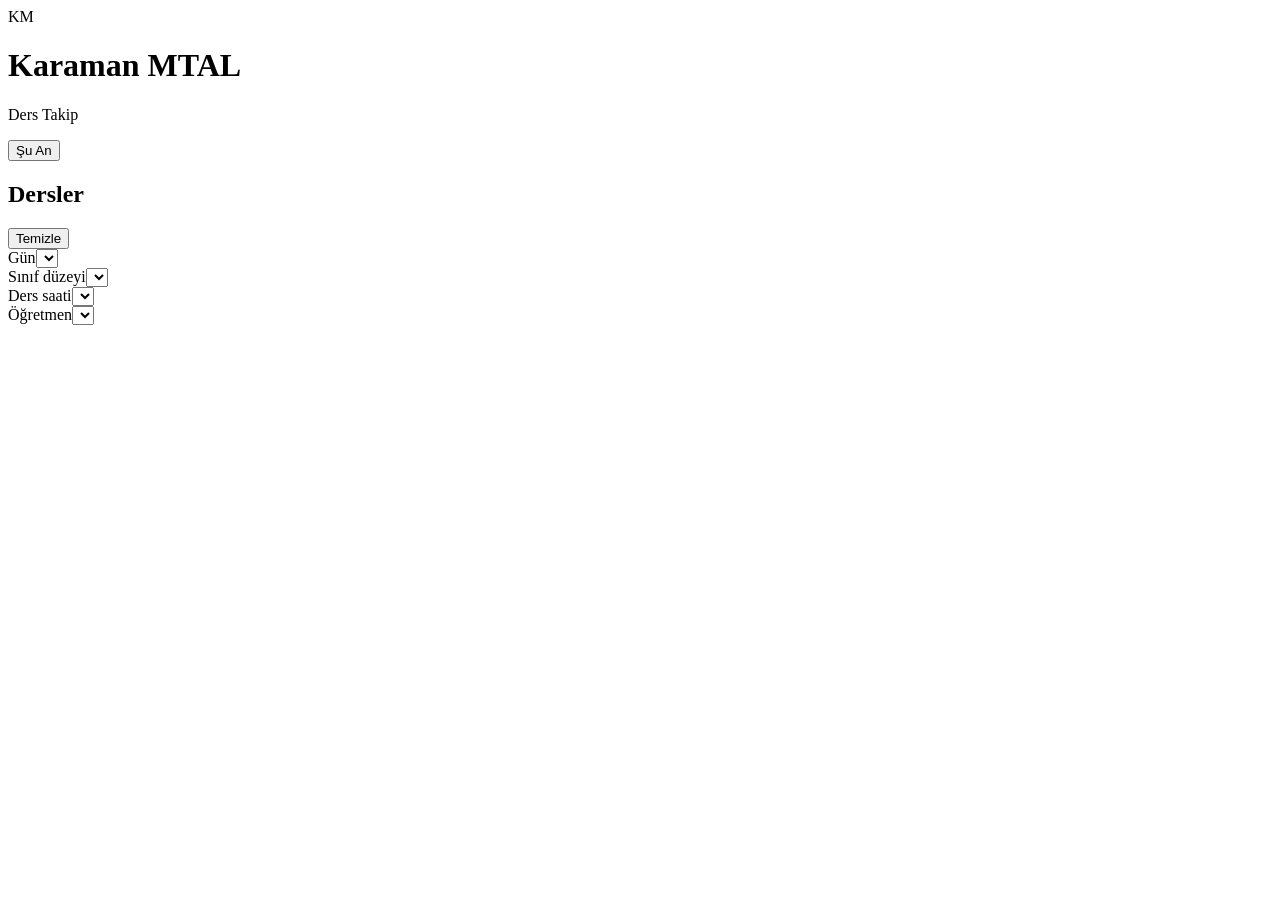
<file: template.html>
<!DOCTYPE html>
<html lang="tr">
<head>
  <meta charset="UTF-8">
  <meta name="viewport" content="width=device-width, initial-scale=1">
  <meta name="color-scheme" content="light">
  <title>Karaman MTAL — Ders ve Öğretmen Takip Sistemi</title>
  <style>/* STYLES */</style>
</head>
<body>
  <header class="app-header"><div class="header-inner">
    <div class="brand"><div class="brand-mark" aria-hidden="true">KM</div><div><h1>Karaman MTAL</h1><p>Ders Takip</p></div></div>
    <button id="now-button" class="primary-button" type="button" aria-label="Şu anki dersi seç">Şu An</button>
  </div></header>
  <main>
    <section class="filter-panel" aria-labelledby="filter-heading">
      <div class="filter-heading"><h2 id="filter-heading">Dersler</h2><button id="reset-button" type="button" class="text-button">Temizle</button></div>
      <div class="filters">
        <div class="filter-field"><label for="filter-day">Gün</label><select id="filter-day"></select></div>
        <div class="filter-field"><label for="filter-class">Sınıf düzeyi</label><select id="filter-class"></select></div>
        <div class="filter-field"><label for="filter-period">Ders saati</label><select id="filter-period"></select></div>
        <div class="filter-field"><label for="filter-teacher">Öğretmen</label><select id="filter-teacher"></select></div>
      </div>
    </section>
    <p id="current-status" class="current-status" role="status" aria-live="polite" hidden></p>
    <div class="results-bar" role="status" aria-live="polite"><p id="filter-summary" class="filter-summary"></p><span id="result-count" class="result-count"></span></div>
    <div id="results-container" class="results"></div>
    <div id="empty-state" class="empty-state" hidden><h2>Ders bulunamadı</h2><p id="empty-description"></p></div>
    <noscript><p class="noscript">Programı filtrelemek için tarayıcınızda JavaScript’i etkinleştirin.</p></noscript>
  </main>
  <script id="school-data" type="application/json">/* DATA */</script>
  <script>/* CORE */</script>
  <script>/* UI */</script>
</body>
</html>
</file>
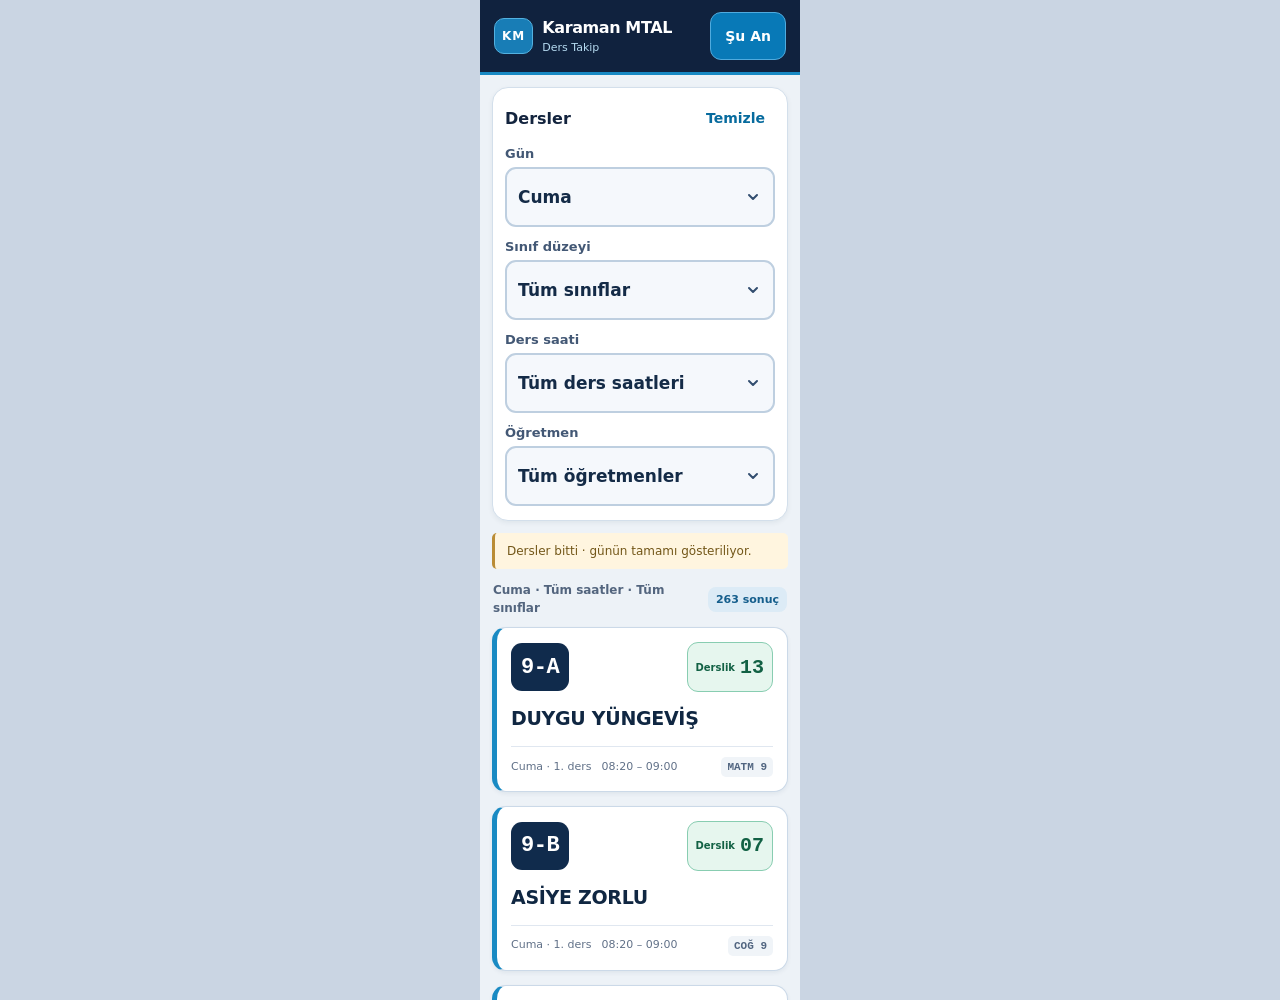
<file: tests/mobile-preview-320.html>
<!DOCTYPE html><html lang="tr"><meta charset="utf-8"><title>320px mobil görünüm testi</title><style>body{margin:0;background:#cad5e3}iframe{display:block;width:320px;height:1000px;border:0;margin:auto}</style><iframe title="320 piksel genişlikte ders programı" src="../index.html"></iframe></html>
</file>
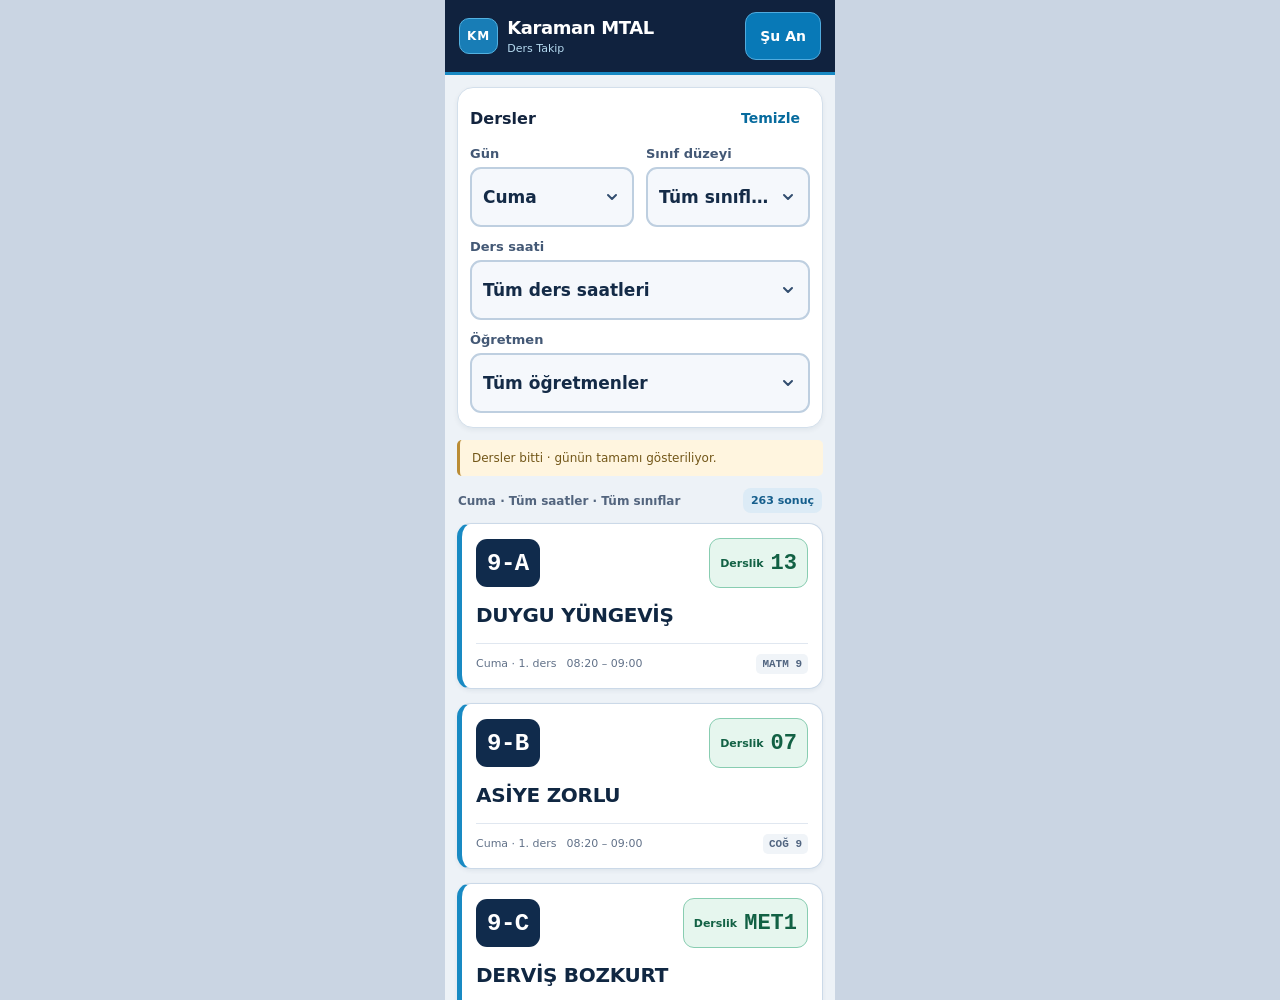
<file: tests/mobile-preview.html>
<!DOCTYPE html><html lang="tr"><meta charset="utf-8"><title>390px mobil görünüm testi</title><style>body{margin:0;background:#cad5e3}iframe{display:block;width:390px;height:1000px;border:0;margin:auto}</style><iframe title="390 piksel genişlikte ders programı" src="../index.html"></iframe></html>
</file>
